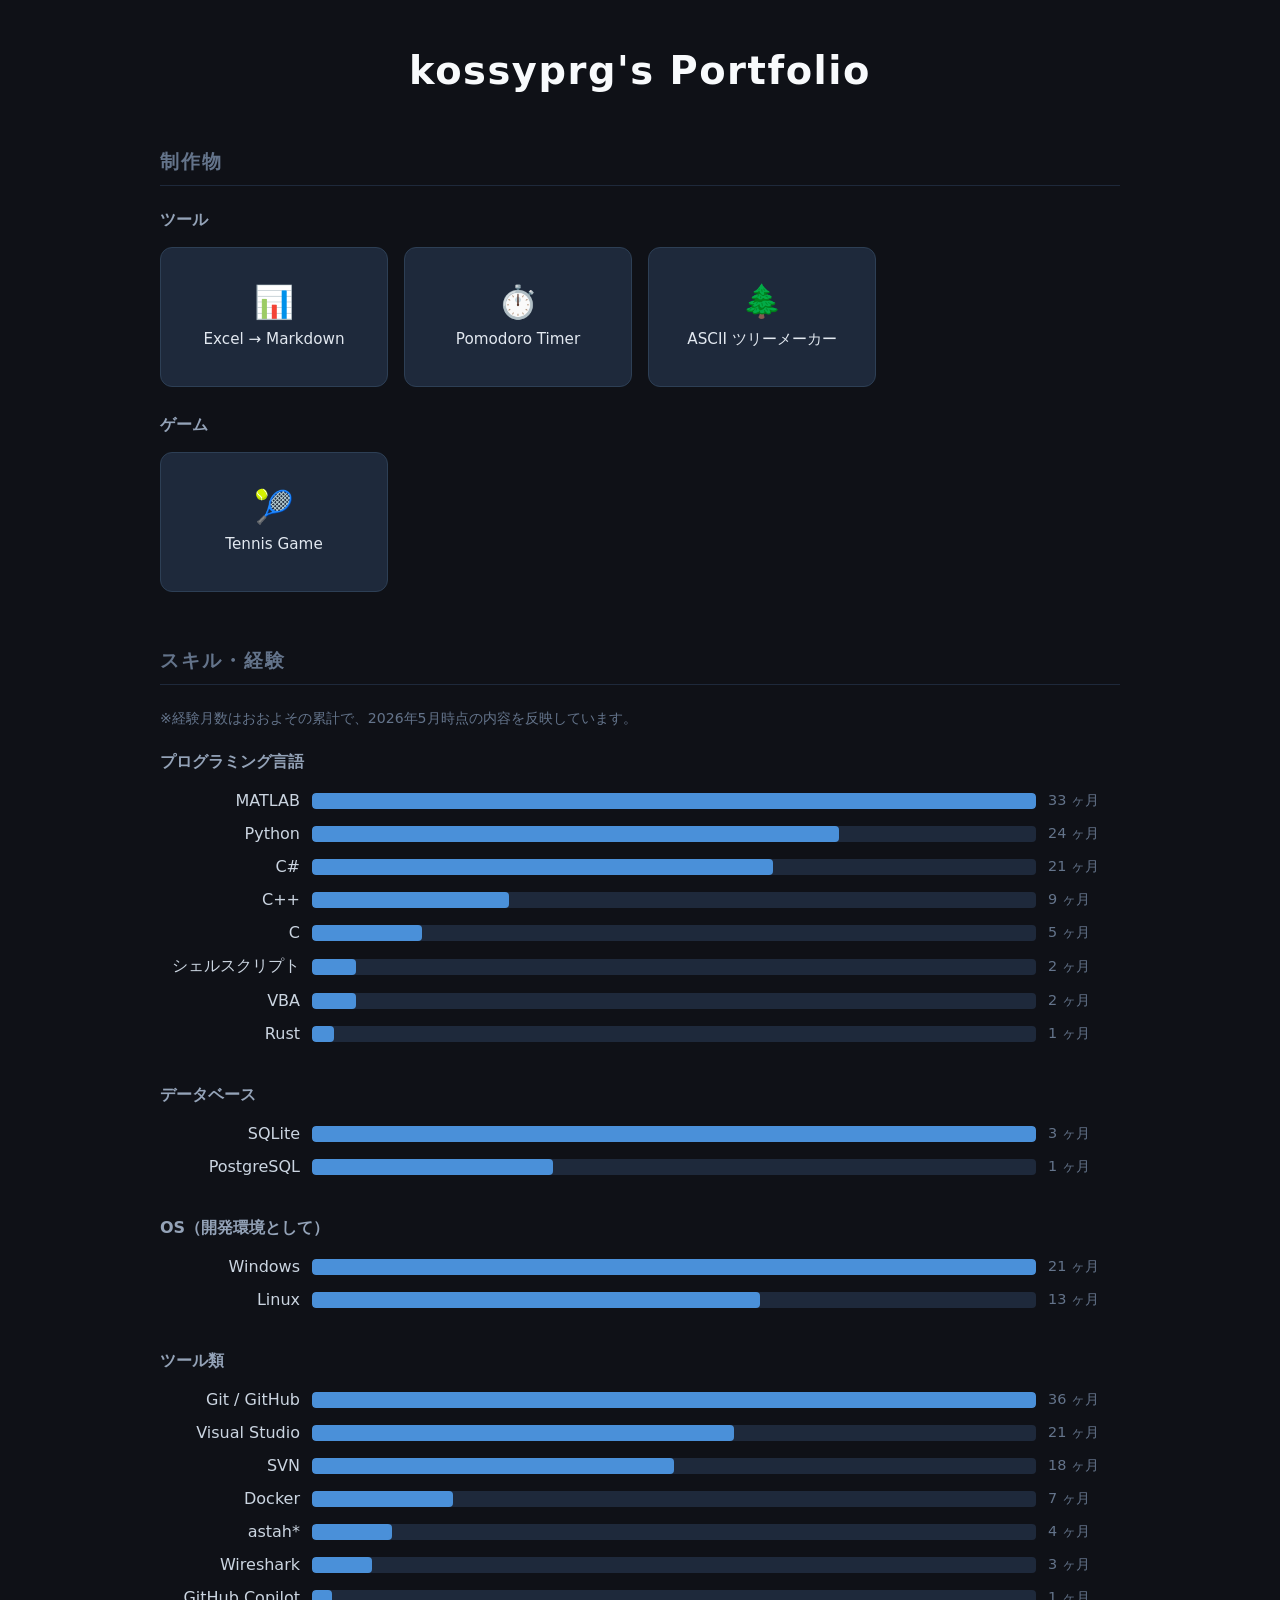
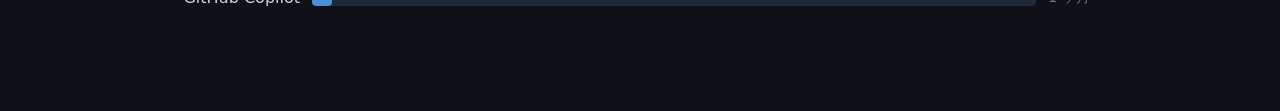
<file: index.html>
<!DOCTYPE html>
<html lang="ja">
<head>
  <meta charset="UTF-8">
  <meta name="viewport" content="width=device-width, initial-scale=1.0">
  <title>kossyprg's Portfolio</title>
  <link rel="stylesheet" href="css/style.css">
</head>
<body>

  <header>
    <h1>kossyprg's Portfolio</h1>
  </header>

  <section class="section">
    <h2 class="section-title">制作物</h2>
    <h3 class="subsection-title">ツール</h3>
    <div class="tiles">
      <!-- 将来的にツールが増えたらタグをつける -->
      <a class="tile" href="tools/excel2markdown/index.html">
        <span class="tile-icon">📊</span>
        <span class="tile-label">Excel → Markdown</span>
        <!-- <span class="tile-tag">converter</span> -->
      </a>
      <a class="tile" href="tools/pomodoro/index.html">
        <span class="tile-icon">⏱️</span>
        <span class="tile-label">Pomodoro Timer</span>
        <!-- <span class="tile-tag">productivity</span> -->
      </a>
      <a class="tile" href="tools/ascii-tree-maker/index.html">
        <span class="tile-icon">🌲</span>
        <span class="tile-label">ASCII ツリーメーカー</span>
        <!-- <span class="tile-tag">converter</span> -->
      </a>
    </div>
    <h3 class="subsection-title">ゲーム</h3>
    <div class="tiles">
      <a class="tile" href="games/tennis/index.html">
        <span class="tile-icon">🎾</span>
        <span class="tile-label">Tennis Game</span>
        <!-- <span class="tile-tag">browser game</span> -->
      </a>
    </div>
  </section>

  <section class="section">
    <h2 class="section-title">スキル・経験</h2>
    <p class="section-note">※経験月数はおおよその累計で、2026年5月時点の内容を反映しています。</p>
    <div id="skillChart"></div>
  </section>

  <script src="js/chart.js"></script>
</body>
</html>
</file>
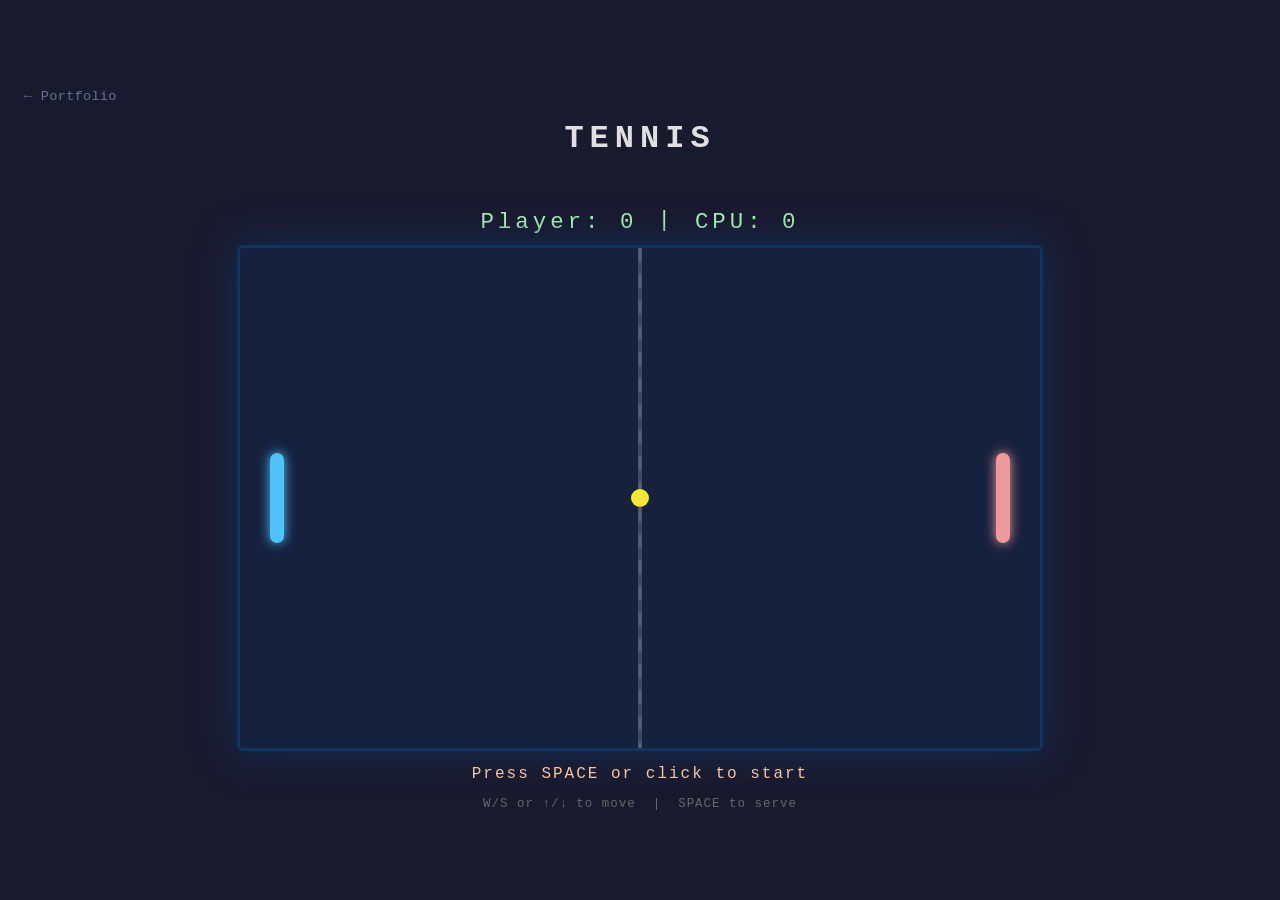
<file: games/tennis/index.html>
<!DOCTYPE html>
<html lang="ja">
<head>
  <meta charset="UTF-8">
  <meta name="viewport" content="width=device-width, initial-scale=1.0">
  <title>Tennis Game</title>
  <link rel="stylesheet" href="css/style.css">
</head>
<body>
  <a class="back-link" href="../../index.html">← Portfolio</a>

  <h1>Tennis</h1>
  <div id="scoreBoard">
    <div class="score-side">
      <div id="playerReach" class="reach-slot"></div>
      <div class="score-label">Player: <span id="playerScore">0</span></div>
    </div>
    <div class="score-sep">|</div>
    <div class="score-side">
      <div id="cpuReach" class="reach-slot"></div>
      <div class="score-label">CPU: <span id="cpuScore">0</span></div>
    </div>
  </div>
  <canvas id="gameCanvas" width="800" height="500"></canvas>
  <div id="message">Press SPACE or click to start</div>
  <div id="controls">W/S or ↑/↓ to move &nbsp;|&nbsp; SPACE to serve</div>

  <script src="js/script.js"></script>
</body>
</html>
</file>
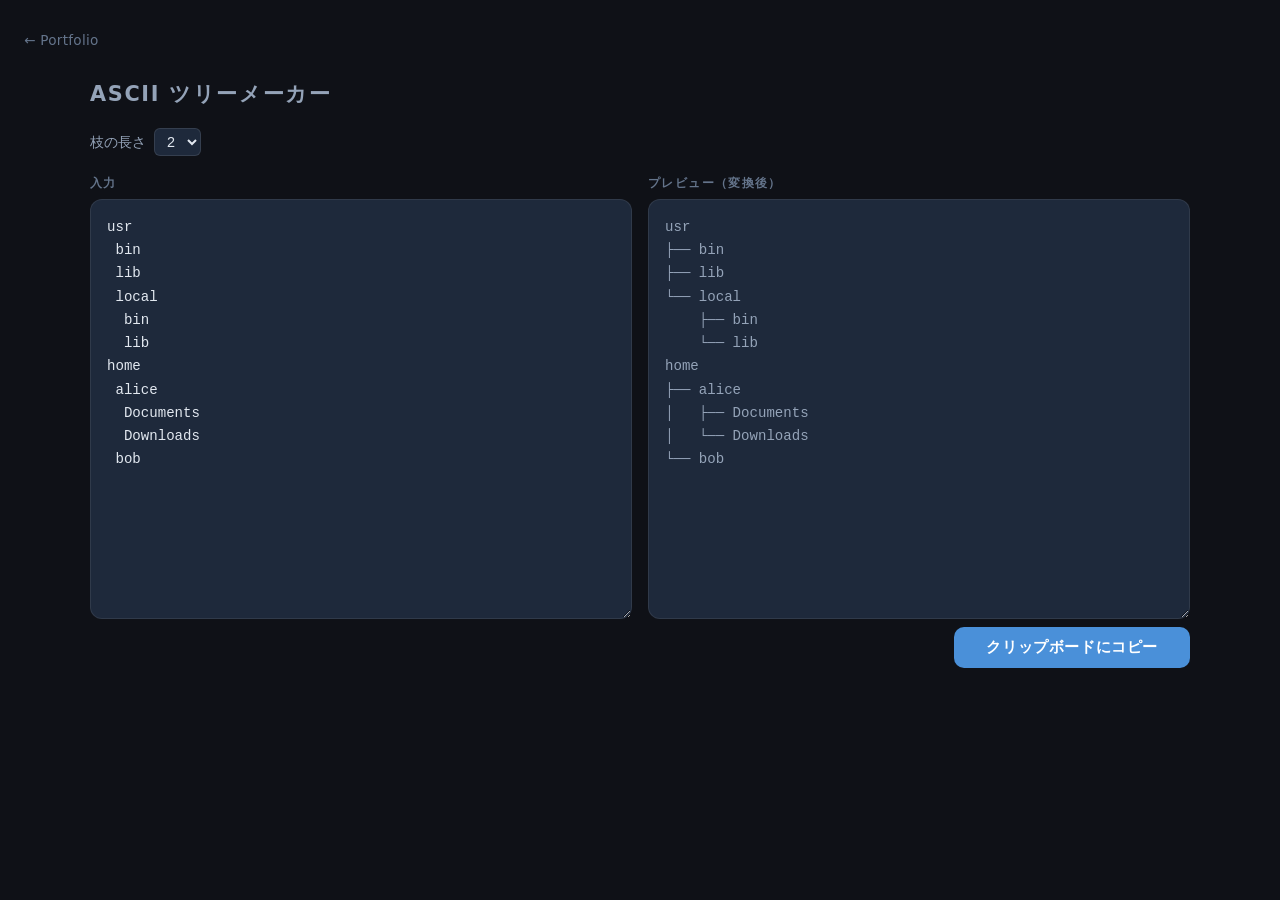
<file: tools/ascii-tree-maker/index.html>
<!DOCTYPE html>
<html lang="ja">
<head>
  <meta charset="UTF-8">
  <meta name="viewport" content="width=device-width, initial-scale=1.0">
  <title>ASCII ツリーメーカー</title>
  <link rel="stylesheet" href="css/style.css">
</head>
<body>

  <a class="back-link" href="../../index.html">← Portfolio</a>

  <main>
    <h1 class="app-title">ASCII ツリーメーカー</h1>

    <div class="options-bar">
      <label class="option-item">
        <span>枝の長さ</span>
        <select id="branchLen">
          <option value="0">0</option>
          <option value="1">1</option>
          <option value="2" selected>2</option>
          <option value="3">3</option>
          <option value="4">4</option>
        </select>
      </label>
    </div>

    <div class="editor-grid">
      <div class="editor-pane">
        <label class="pane-label" for="inputArea">入力</label>
        <textarea id="inputArea" placeholder="階層をスペースのインデントで表してください。&#10;例：&#10;usr&#10; bin&#10; lib&#10; local&#10;  bin&#10;  lib&#10;home&#10; alice&#10;  Documents&#10;  Downloads&#10; bob"></textarea>
      </div>
      <div class="editor-pane">
        <label class="pane-label" for="outputArea">プレビュー（変換後）</label>
        <textarea id="outputArea" readonly placeholder="変換結果がここに表示されます"></textarea>
        <div class="action-row">
          <button class="btn-copy" id="copyBtn" disabled>クリップボードにコピー</button>
        </div>
      </div>
    </div>
  </main>

  <script src="js/script.js"></script>
</body>
</html>
</file>
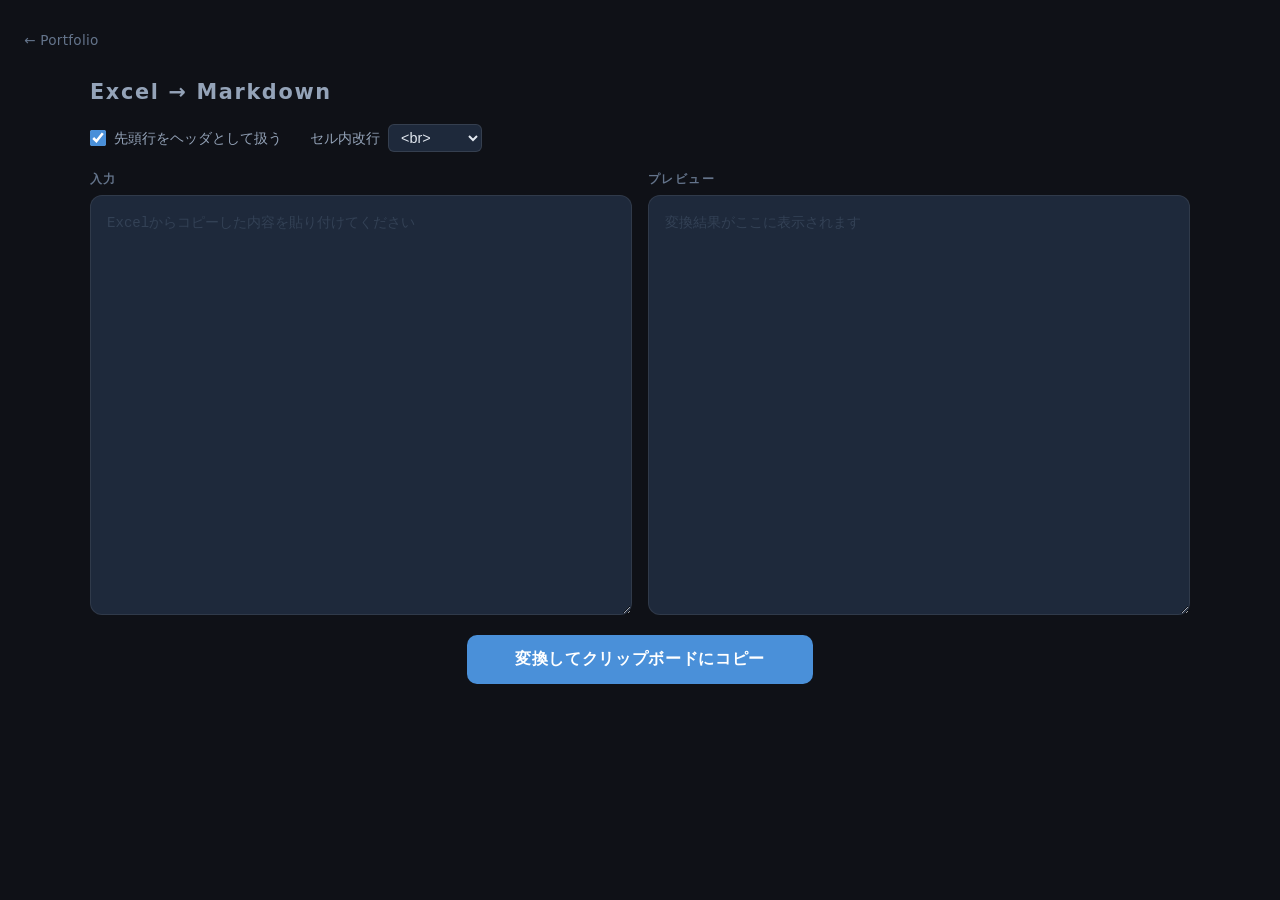
<file: tools/excel2markdown/index.html>
<!DOCTYPE html>
<html lang="ja">
<head>
  <meta charset="UTF-8">
  <meta name="viewport" content="width=device-width, initial-scale=1.0">
  <title>Excel → Markdown</title>
  <link rel="stylesheet" href="css/style.css">
</head>
<body>

  <a class="back-link" href="../../index.html">← Portfolio</a>

  <main>
    <h1 class="app-title">Excel → Markdown</h1>

    <div class="options-bar">
      <label class="option-item">
        <input type="checkbox" id="useHeader" checked>
        <span>先頭行をヘッダとして扱う</span>
      </label>
      <label class="option-item">
        <span>セル内改行</span>
        <select id="newlineMode">
          <option value="br">&lt;br&gt;</option>
          <option value="space">スペース</option>
        </select>
      </label>
    </div>

    <div class="editor-grid">
      <div class="editor-pane">
        <div class="pane-label">入力</div>
        <textarea id="inputArea" placeholder="Excelからコピーした内容を貼り付けてください"></textarea>
      </div>
      <div class="editor-pane">
        <div class="pane-label">プレビュー</div>
        <textarea id="outputArea" readonly placeholder="変換結果がここに表示されます"></textarea>
      </div>
    </div>

    <div class="action-row">
      <button class="btn-convert" id="convertBtn">変換してクリップボードにコピー</button>
    </div>
  </main>

  <script src="js/script.js"></script>
</body>
</html>
</file>
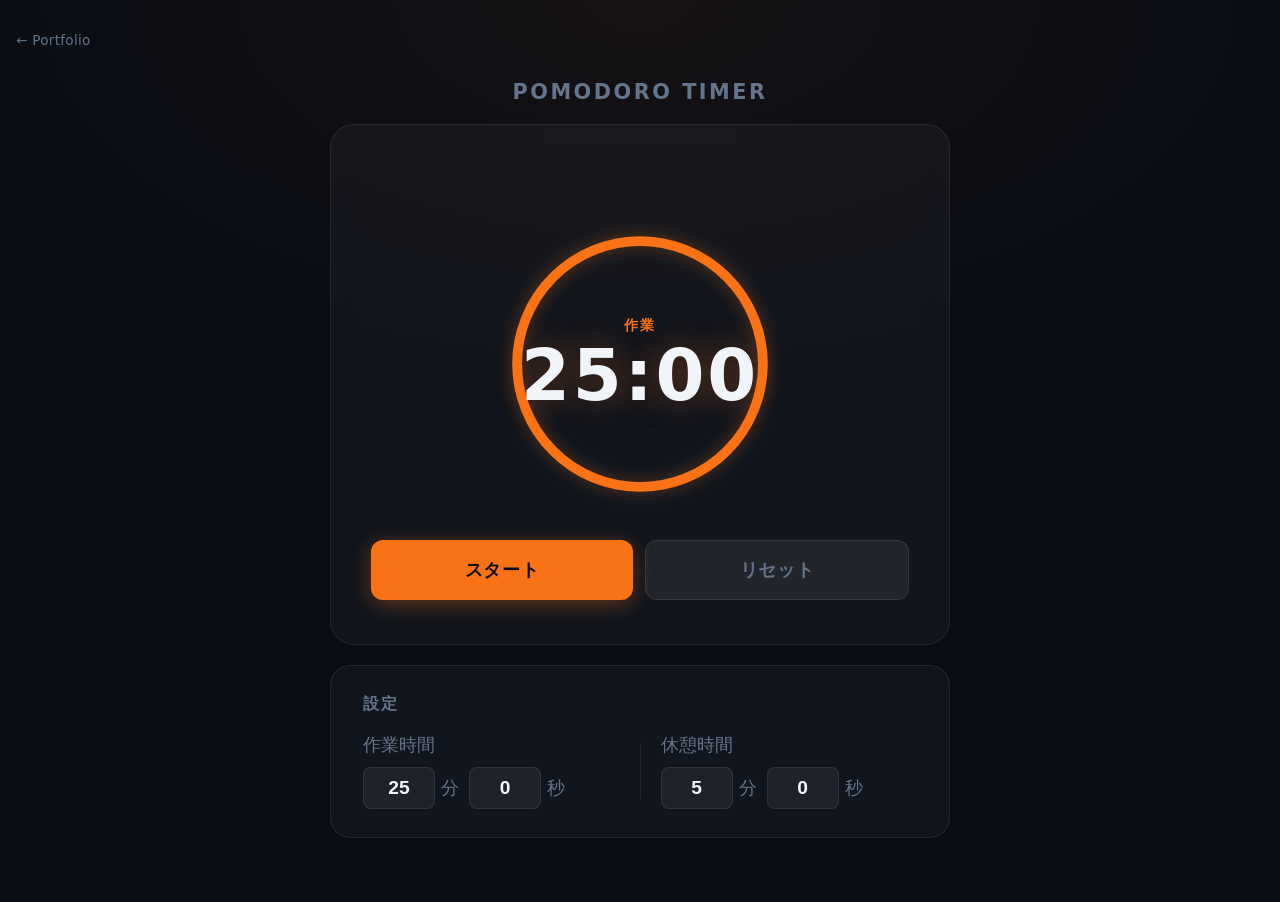
<file: tools/pomodoro/index.html>
<!DOCTYPE html>
<html lang="ja" data-phase="work">
<head>
  <meta charset="UTF-8">
  <meta name="viewport" content="width=device-width, initial-scale=1.0">
  <title>Pomodoro Timer</title>
  <link rel="stylesheet" href="css/style.css">
</head>
<body>

  <a class="back-link" href="../../index.html">← Portfolio</a>

  <main>
    <h1 class="app-title">Pomodoro Timer</h1>

    <div class="timer-card">

      <div class="status-label" id="statusLabel"></div>

      <div class="ring-wrap">
        <svg class="ring" viewBox="0 0 300 300" aria-hidden="true">
          <circle class="ring-track" cx="150" cy="150" r="128"/>
          <circle class="ring-progress" id="ringProgress" cx="150" cy="150" r="128"/>
        </svg>
        <div class="ring-inner">
          <div class="phase-label" id="phaseLabel">作業</div>
          <div class="time-display" id="timeDisplay">25:00</div>
        </div>
      </div>

      <div class="btn-row">
        <button class="btn btn-primary" id="startStopBtn">スタート</button>
        <button class="btn btn-secondary" id="resetBtn">リセット</button>
      </div>

    </div>

    <div class="settings-card">
      <h2 class="settings-heading">設定</h2>
      <div class="settings-grid">
        <div class="setting-group">
          <span class="setting-label">作業時間</span>
          <div class="time-inputs">
            <label class="input-unit">
              <input type="number" id="workMin" min="0" max="99" value="25">
              <span>分</span>
            </label>
            <label class="input-unit">
              <input type="number" id="workSec" min="0" max="59" value="0">
              <span>秒</span>
            </label>
          </div>
        </div>
        <div class="setting-divider"></div>
        <div class="setting-group">
          <span class="setting-label">休憩時間</span>
          <div class="time-inputs">
            <label class="input-unit">
              <input type="number" id="breakMin" min="0" max="99" value="5">
              <span>分</span>
            </label>
            <label class="input-unit">
              <input type="number" id="breakSec" min="0" max="59" value="0">
              <span>秒</span>
            </label>
          </div>
        </div>
      </div>
    </div>
  </main>

  <script src="js/script.js"></script>
</body>
</html>
</file>
<file: css/style.css>
*, *::before, *::after {
  box-sizing: border-box;
  margin: 0;
  padding: 0;
}

body {
  font-family: 'Segoe UI', system-ui, sans-serif;
  background: #0f1117;
  color: #e2e8f0;
  min-height: 100vh;
  padding: 48px 24px;
}

header {
  text-align: center;
  margin-bottom: 56px;
}

header h1 {
  font-size: 2.4rem;
  font-weight: 700;
  letter-spacing: 0.04em;
  color: #f8fafc;
}

header p {
  margin-top: 8px;
  font-size: 1rem;
  color: #94a3b8;
}

.section {
  max-width: 960px;
  margin: 0 auto 56px;
}

.section-title {
  font-size: 1.2rem;
  font-weight: 600;
  text-transform: uppercase;
  letter-spacing: 0.1em;
  color: #64748b;
  border-bottom: 1px solid #1e293b;
  padding-bottom: 10px;
  margin-bottom: 24px;
}

.subsection-title {
  font-size: 1rem;
  font-weight: 600;
  color: #94a3b8;
  margin: 28px 0 16px;
}

.subsection-title:first-of-type {
  margin-top: 0;
}

.tiles {
  display: grid;
  grid-template-columns: repeat(auto-fill, minmax(200px, 1fr));
  gap: 16px;
}

.tile {
  display: flex;
  flex-direction: column;
  align-items: center;
  justify-content: center;
  gap: 12px;
  background: #1e293b;
  border: 1px solid #2d3f55;
  border-radius: 12px;
  padding: 32px 16px;
  text-decoration: none;
  color: #e2e8f0;
  transition: background 0.15s, border-color 0.15s, transform 0.15s;
  min-height: 140px;
}

.tile:hover {
  background: #243447;
  border-color: #4a90d9;
  transform: translateY(-3px);
}

.tile-icon {
  font-size: 2rem;
  line-height: 1;
}

.tile-label {
  font-size: 0.95rem;
  font-weight: 500;
  text-align: center;
}

.tile-tag {
  font-size: 0.72rem;
  color: #64748b;
  background: #0f1117;
  border: 1px solid #2d3f55;
  border-radius: 4px;
  padding: 2px 8px;
}

.section-note {
  font-size: 0.88rem;
  color: #64748b;
  margin-bottom: 24px;
}

/* ===== Skills Chart ===== */
.skill-category {
  font-size: 1rem;
  font-weight: 600;
  color: #94a3b8;
  margin: 42px 0 18px;
}

.skill-category:first-child {
  margin-top: 0;
}

.skill-chart {
  display: flex;
  flex-direction: column;
  gap: 14px;
}

.skill-row {
  display: grid;
  grid-template-columns: 140px 1fr 72px;
  align-items: center;
  gap: 12px;
}

.skill-name {
  font-size: 1rem;
  color: #cbd5e1;
  text-align: right;
  white-space: nowrap;
}

.skill-bar-wrap {
  background: #1e293b;
  border-radius: 4px;
  height: 16px;
  overflow: hidden;
}

.skill-bar {
  height: 100%;
  background: #4a90d9;
  border-radius: 4px;
  width: 0%;
  transition: width 0.7s ease;
}

.skill-months {
  font-size: 0.9rem;
  color: #64748b;
  white-space: nowrap;
}
</file>
<file: games/tennis/css/style.css>
* { margin: 0; padding: 0; box-sizing: border-box; }

/* ===== Back Link ===== */
.back-link {
  align-self: flex-start;
  color: #64748b;
  text-decoration: none;
  font-size: 0.85rem;
  letter-spacing: 0.02em;
  transition: color 0.2s;
  margin-bottom: 16px;
  margin-left: 24px;
}

.back-link:hover {
  color: #f1f5f9;
}

body {
  background: #1a1a2e;
  display: flex;
  flex-direction: column;
  align-items: center;
  justify-content: center;
  height: 100vh;
  font-family: 'Courier New', monospace;
  color: #eee;
}
h1 {
  font-size: 2rem;
  letter-spacing: 6px;
  margin-bottom: 20px;
  color: #e0e0e0;
  text-transform: uppercase;
}
#scoreBoard {
  display: flex;
  align-items: flex-end;
  gap: 20px;
  margin-bottom: 10px;
}
.score-side {
  display: flex;
  flex-direction: column;
  align-items: center;
  gap: 6px;
}
.reach-slot {
  height: 1.6em;
  display: flex;
  align-items: center;
  justify-content: center;
}
.score-label {
  font-size: 1.4rem;
  letter-spacing: 4px;
  color: #adf7b6;
}
.score-sep {
  font-size: 1.4rem;
  letter-spacing: 4px;
  color: #adf7b6;
  padding-bottom: 2px;
}
canvas {
  background: #16213e;
  border: 3px solid #0f3460;
  border-radius: 6px;
  box-shadow: 0 0 40px rgba(15,52,96,0.8);
}
/* ===== Match Point Badge ===== */
.match-pt {
  display: inline-block;
  font-size: 0.65rem;
  font-weight: bold;
  letter-spacing: 2px;
  color: #f7c59f;
  background: rgba(247, 197, 159, 0.12);
  border: 1px solid rgba(247, 197, 159, 0.45);
  border-radius: 4px;
  padding: 2px 8px;
  vertical-align: middle;
  animation: match-pt-pulse 1s ease-in-out infinite;
}

@keyframes match-pt-pulse {
  0%, 100% { opacity: 1;   box-shadow: 0 0 6px  rgba(247, 197, 159, 0.4); }
  50%       { opacity: 0.55; box-shadow: 0 0 14px rgba(247, 197, 159, 0.85); }
}

#message {
  margin-top: 14px;
  font-size: 1rem;
  color: #f7c59f;
  letter-spacing: 2px;
  min-height: 1.4em;
}
#controls {
  margin-top: 10px;
  font-size: 0.78rem;
  color: #666;
  letter-spacing: 1px;
}
</file>
<file: tools/ascii-tree-maker/css/style.css>
*, *::before, *::after {
  box-sizing: border-box;
  margin: 0;
  padding: 0;
}

body {
  font-family: 'Segoe UI', system-ui, sans-serif;
  background: #0f1117;
  color: #e2e8f0;
  min-height: 100vh;
  display: flex;
  flex-direction: column;
  align-items: center;
  padding: 32px 24px 64px;
}

/* ===== Back Link ===== */
.back-link {
  align-self: flex-start;
  color: #64748b;
  text-decoration: none;
  font-size: 0.85rem;
  letter-spacing: 0.02em;
  transition: color 0.2s;
  margin-bottom: 32px;
}

.back-link:hover {
  color: #f1f5f9;
}

/* ===== Layout ===== */
main {
  width: 100%;
  max-width: 1100px;
  display: flex;
  flex-direction: column;
  gap: 20px;
}

/* ===== Title ===== */
.app-title {
  font-size: 1.3rem;
  font-weight: 600;
  letter-spacing: 0.08em;
  color: #94a3b8;
}

/* ===== Options ===== */
.options-bar {
  display: flex;
  gap: 28px;
  align-items: center;
}

.option-item {
  display: flex;
  align-items: center;
  gap: 8px;
  font-size: 0.9rem;
  color: #94a3b8;
  cursor: default;
  user-select: none;
}

.option-item select {
  background: #1e293b;
  border: 1px solid rgba(255, 255, 255, 0.1);
  border-radius: 6px;
  color: #e2e8f0;
  font-size: 0.9rem;
  padding: 4px 8px;
  cursor: pointer;
  outline: none;
  transition: border-color 0.2s;
}

.option-item select:focus {
  border-color: #4a90d9;
}

/* ===== Editor ===== */
.editor-grid {
  display: grid;
  grid-template-columns: 1fr 1fr;
  gap: 16px;
}

.editor-pane {
  display: flex;
  flex-direction: column;
  gap: 8px;
}

label.pane-label {
  cursor: default;
}

.pane-label {
  font-size: 0.72rem;
  font-weight: 700;
  letter-spacing: 0.12em;
  text-transform: uppercase;
  color: #64748b;
}

textarea {
  width: 100%;
  height: 420px;
  background: #1e293b;
  border: 1px solid rgba(255, 255, 255, 0.08);
  border-radius: 12px;
  padding: 16px;
  color: #e2e8f0;
  font-family: 'Consolas', 'Courier New', monospace;
  font-size: 0.88rem;
  line-height: 1.65;
  resize: vertical;
  outline: none;
  transition: border-color 0.2s;
}

textarea:focus {
  border-color: #4a90d9;
}

textarea[readonly] {
  color: #94a3b8;
  cursor: default;
}

textarea::placeholder {
  color: #64748b;
}

/* ===== Button ===== */
.action-row {
  display: flex;
  justify-content: flex-end;
}

.btn-copy {
  padding: 10px 32px;
  background: #4a90d9;
  border: none;
  border-radius: 10px;
  color: #fff;
  font-size: 0.95rem;
  font-weight: 600;
  letter-spacing: 0.04em;
  cursor: pointer;
  transition: opacity 0.15s, transform 0.1s, background 0.25s;
}

.btn-copy:hover:not(:disabled) {
  opacity: 0.88;
}

.btn-copy:active:not(:disabled) {
  transform: scale(0.97);
}

.btn-copy:disabled {
  background: #1e293b;
  color: #475569;
  cursor: not-allowed;
}

.btn-copy.copied {
  background: #22c55e;
}

.btn-copy.error {
  background: #ef4444;
}
</file>
<file: tools/excel2markdown/css/style.css>
*, *::before, *::after {
  box-sizing: border-box;
  margin: 0;
  padding: 0;
}

body {
  font-family: 'Segoe UI', system-ui, sans-serif;
  background: #0f1117;
  color: #e2e8f0;
  min-height: 100vh;
  display: flex;
  flex-direction: column;
  align-items: center;
  padding: 32px 24px 64px;
}

/* ===== Back Link ===== */
.back-link {
  align-self: flex-start;
  color: #64748b;
  text-decoration: none;
  font-size: 0.85rem;
  letter-spacing: 0.02em;
  transition: color 0.2s;
  margin-bottom: 32px;
}

.back-link:hover {
  color: #f1f5f9;
}

/* ===== Layout ===== */
main {
  width: 100%;
  max-width: 1100px;
  display: flex;
  flex-direction: column;
  gap: 20px;
}

/* ===== Title ===== */
.app-title {
  font-size: 1.3rem;
  font-weight: 600;
  letter-spacing: 0.08em;
  color: #94a3b8;
}

/* ===== Options ===== */
.options-bar {
  display: flex;
  gap: 28px;
  align-items: center;
}

.option-item {
  display: flex;
  align-items: center;
  gap: 8px;
  font-size: 0.9rem;
  color: #94a3b8;
  cursor: pointer;
  user-select: none;
}

.option-item input[type="checkbox"] {
  width: 16px;
  height: 16px;
  accent-color: #4a90d9;
  cursor: pointer;
}

.option-item select {
  background: #1e293b;
  border: 1px solid rgba(255, 255, 255, 0.1);
  border-radius: 6px;
  color: #e2e8f0;
  font-size: 0.9rem;
  padding: 4px 8px;
  cursor: pointer;
  outline: none;
  transition: border-color 0.2s;
}

.option-item select:focus {
  border-color: #4a90d9;
}

/* ===== Editor ===== */
.editor-grid {
  display: grid;
  grid-template-columns: 1fr 1fr;
  gap: 16px;
}

.editor-pane {
  display: flex;
  flex-direction: column;
  gap: 8px;
}

.pane-label {
  font-size: 0.72rem;
  font-weight: 700;
  letter-spacing: 0.12em;
  text-transform: uppercase;
  color: #64748b;
}

textarea {
  width: 100%;
  height: 420px;
  background: #1e293b;
  border: 1px solid rgba(255, 255, 255, 0.08);
  border-radius: 12px;
  padding: 16px;
  color: #e2e8f0;
  font-family: 'Consolas', 'Courier New', monospace;
  font-size: 0.88rem;
  line-height: 1.65;
  resize: vertical;
  outline: none;
  transition: border-color 0.2s;
}

textarea:focus {
  border-color: #4a90d9;
}

textarea[readonly] {
  color: #94a3b8;
  cursor: default;
}

textarea::placeholder {
  color: #334155;
}

/* ===== Button ===== */
.action-row {
  display: flex;
  justify-content: center;
}

.btn-convert {
  padding: 14px 48px;
  background: #4a90d9;
  border: none;
  border-radius: 10px;
  color: #fff;
  font-size: 1rem;
  font-weight: 600;
  letter-spacing: 0.04em;
  cursor: pointer;
  transition: opacity 0.15s, transform 0.1s, background 0.25s;
}

.btn-convert:hover {
  opacity: 0.88;
}

.btn-convert:active {
  transform: scale(0.97);
}

.btn-convert.copied {
  background: #22c55e;
}

.btn-convert.error {
  background: #ef4444;
}
</file>
<file: tools/pomodoro/css/style.css>
/* ===== Reset & Base ===== */
*, *::before, *::after {
  box-sizing: border-box;
  margin: 0;
  padding: 0;
}

:root {
  --clr-work: #f97316;
  --clr-work-glow: rgba(249, 115, 22, 0.35);
  --clr-break: #06b6d4;
  --clr-break-glow: rgba(6, 182, 212, 0.35);
  --clr-accent: var(--clr-work);
  --clr-accent-glow: var(--clr-work-glow);
  --bg: #080c14;
  --surface: rgba(255, 255, 255, 0.04);
  --surface-border: rgba(255, 255, 255, 0.08);
  --text-primary: #f1f5f9;
  --text-muted: #64748b;
  --ring-track: rgba(255, 255, 255, 0.07);
  --transition-phase: color 0.6s ease, stroke 0.6s ease, box-shadow 0.6s ease;
}

[data-phase="work"] {
  --clr-accent: var(--clr-work);
  --clr-accent-glow: var(--clr-work-glow);
}

[data-phase="break"] {
  --clr-accent: var(--clr-break);
  --clr-accent-glow: var(--clr-break-glow);
}

body {
  font-family: 'Segoe UI', system-ui, sans-serif;
  background: var(--bg);
  background-image: radial-gradient(ellipse 80% 60% at 50% 0%, rgba(249,115,22,0.06) 0%, transparent 70%);
  color: var(--text-primary);
  min-height: 100vh;
  display: flex;
  flex-direction: column;
  align-items: center;
  padding: 32px 16px 64px;
  transition: background-image 0.6s ease;
}

[data-phase="break"] body,
[data-phase="break"] {
  background-image: radial-gradient(ellipse 80% 60% at 50% 0%, rgba(6,182,212,0.06) 0%, transparent 70%);
}

/* ===== Back Link ===== */
.back-link {
  align-self: flex-start;
  color: var(--text-muted);
  text-decoration: none;
  font-size: 0.85rem;
  letter-spacing: 0.02em;
  transition: color 0.2s;
  margin-bottom: 32px;
}

.back-link:hover {
  color: var(--text-primary);
}

/* ===== Layout ===== */
main {
  display: flex;
  flex-direction: column;
  align-items: center;
  gap: 20px;
  width: 100%;
  max-width: 620px;
}

/* ===== App Title ===== */
.app-title {
  font-size: 1.3rem;
  font-weight: 600;
  letter-spacing: 0.12em;
  text-transform: uppercase;
  color: var(--text-muted);
}

/* ===== Timer Card ===== */
.timer-card {
  width: 100%;
  background: var(--surface);
  border: 1px solid var(--surface-border);
  border-radius: 24px;
  padding: 48px 40px 44px;
  display: flex;
  flex-direction: column;
  align-items: center;
  gap: 32px;
  backdrop-filter: blur(12px);
}

/* ===== Status Label ===== */
.status-label {
  font-size: 0.95rem;
  font-weight: 700;
  letter-spacing: 0.18em;
  text-transform: uppercase;
  color: var(--clr-accent);
  height: 1em;
  transition: var(--transition-phase);
}

/* ===== Ring ===== */
.ring-wrap {
  position: relative;
  width: 288px;
  height: 288px;
}

.ring {
  width: 100%;
  height: 100%;
  transform: rotate(-90deg);
}

.ring-track {
  fill: none;
  stroke: var(--ring-track);
  stroke-width: 10;
}

.ring-progress {
  fill: none;
  stroke: var(--clr-accent);
  stroke-width: 10;
  stroke-linecap: round;
  /* circumference = 2 * π * 128 ≈ 804.25 */
  stroke-dasharray: 804.25;
  stroke-dashoffset: 0;
  filter: drop-shadow(0 0 8px var(--clr-accent-glow));
  transition: stroke-dashoffset 1s linear, stroke 0.6s ease, filter 0.6s ease;
}

.ring-inner {
  position: absolute;
  inset: 0;
  display: flex;
  flex-direction: column;
  align-items: center;
  justify-content: center;
  gap: 6px;
}

/* ===== Phase & Time ===== */
.phase-label {
  font-size: 0.9rem;
  font-weight: 600;
  letter-spacing: 0.14em;
  text-transform: uppercase;
  color: var(--clr-accent);
  transition: var(--transition-phase);
}

.time-display {
  font-size: 4.4rem;
  font-weight: 700;
  font-variant-numeric: tabular-nums;
  letter-spacing: 0.04em;
  color: var(--text-primary);
  text-shadow: 0 0 32px var(--clr-accent-glow);
  transition: text-shadow 0.6s ease;
  line-height: 1;
}

/* ===== Buttons ===== */
.btn-row {
  display: flex;
  gap: 12px;
  width: 100%;
}

.btn {
  flex: 1;
  padding: 17px;
  border: none;
  border-radius: 12px;
  font-size: 1.1rem;
  font-weight: 600;
  letter-spacing: 0.04em;
  cursor: pointer;
  transition: opacity 0.15s, transform 0.1s, background 0.6s ease, box-shadow 0.6s ease;
}

.btn:active {
  transform: scale(0.97);
}

.btn-primary {
  background: var(--clr-accent);
  color: #0a0a0a;
  box-shadow: 0 4px 20px var(--clr-accent-glow);
}

.btn-primary:hover {
  opacity: 0.88;
}

.btn-secondary {
  background: rgba(255, 255, 255, 0.07);
  color: var(--text-muted);
  border: 1px solid var(--surface-border);
}

.btn-secondary:hover {
  background: rgba(255, 255, 255, 0.12);
  color: var(--text-primary);
}

/* ===== Settings Card ===== */
.settings-card {
  width: 100%;
  background: var(--surface);
  border: 1px solid var(--surface-border);
  border-radius: 20px;
  padding: 28px 32px;
  backdrop-filter: blur(12px);
}

.settings-heading {
  font-size: 1rem;
  font-weight: 700;
  letter-spacing: 0.14em;
  text-transform: uppercase;
  color: var(--text-muted);
  margin-bottom: 18px;
}

.settings-grid {
  display: flex;
  align-items: center;
  gap: 0;
}

.setting-group {
  flex: 1;
  display: flex;
  flex-direction: column;
  gap: 10px;
}

.setting-divider {
  width: 1px;
  height: 56px;
  background: var(--surface-border);
  margin: 0 20px;
  flex-shrink: 0;
}

.setting-label {
  font-size: 1.1rem;
  color: var(--text-muted);
  font-weight: 500;
}

.time-inputs {
  display: flex;
  gap: 10px;
}

.input-unit {
  display: flex;
  align-items: center;
  gap: 6px;
  font-size: 1.1rem;
  color: var(--text-muted);
  cursor: default;
}

.input-unit input {
  width: 72px;
  padding: 9px 10px;
  background: rgba(255, 255, 255, 0.06);
  border: 1px solid var(--surface-border);
  border-radius: 8px;
  color: var(--text-primary);
  font-size: 1.2rem;
  font-weight: 600;
  text-align: center;
  outline: none;
  transition: border-color 0.2s, box-shadow 0.2s;
  /* hide spinner arrows */
  -moz-appearance: textfield;
}

.input-unit input::-webkit-inner-spin-button,
.input-unit input::-webkit-outer-spin-button {
  -webkit-appearance: none;
}

.input-unit input:focus {
  border-color: var(--clr-accent);
  box-shadow: 0 0 0 3px var(--clr-accent-glow);
}
</file>
